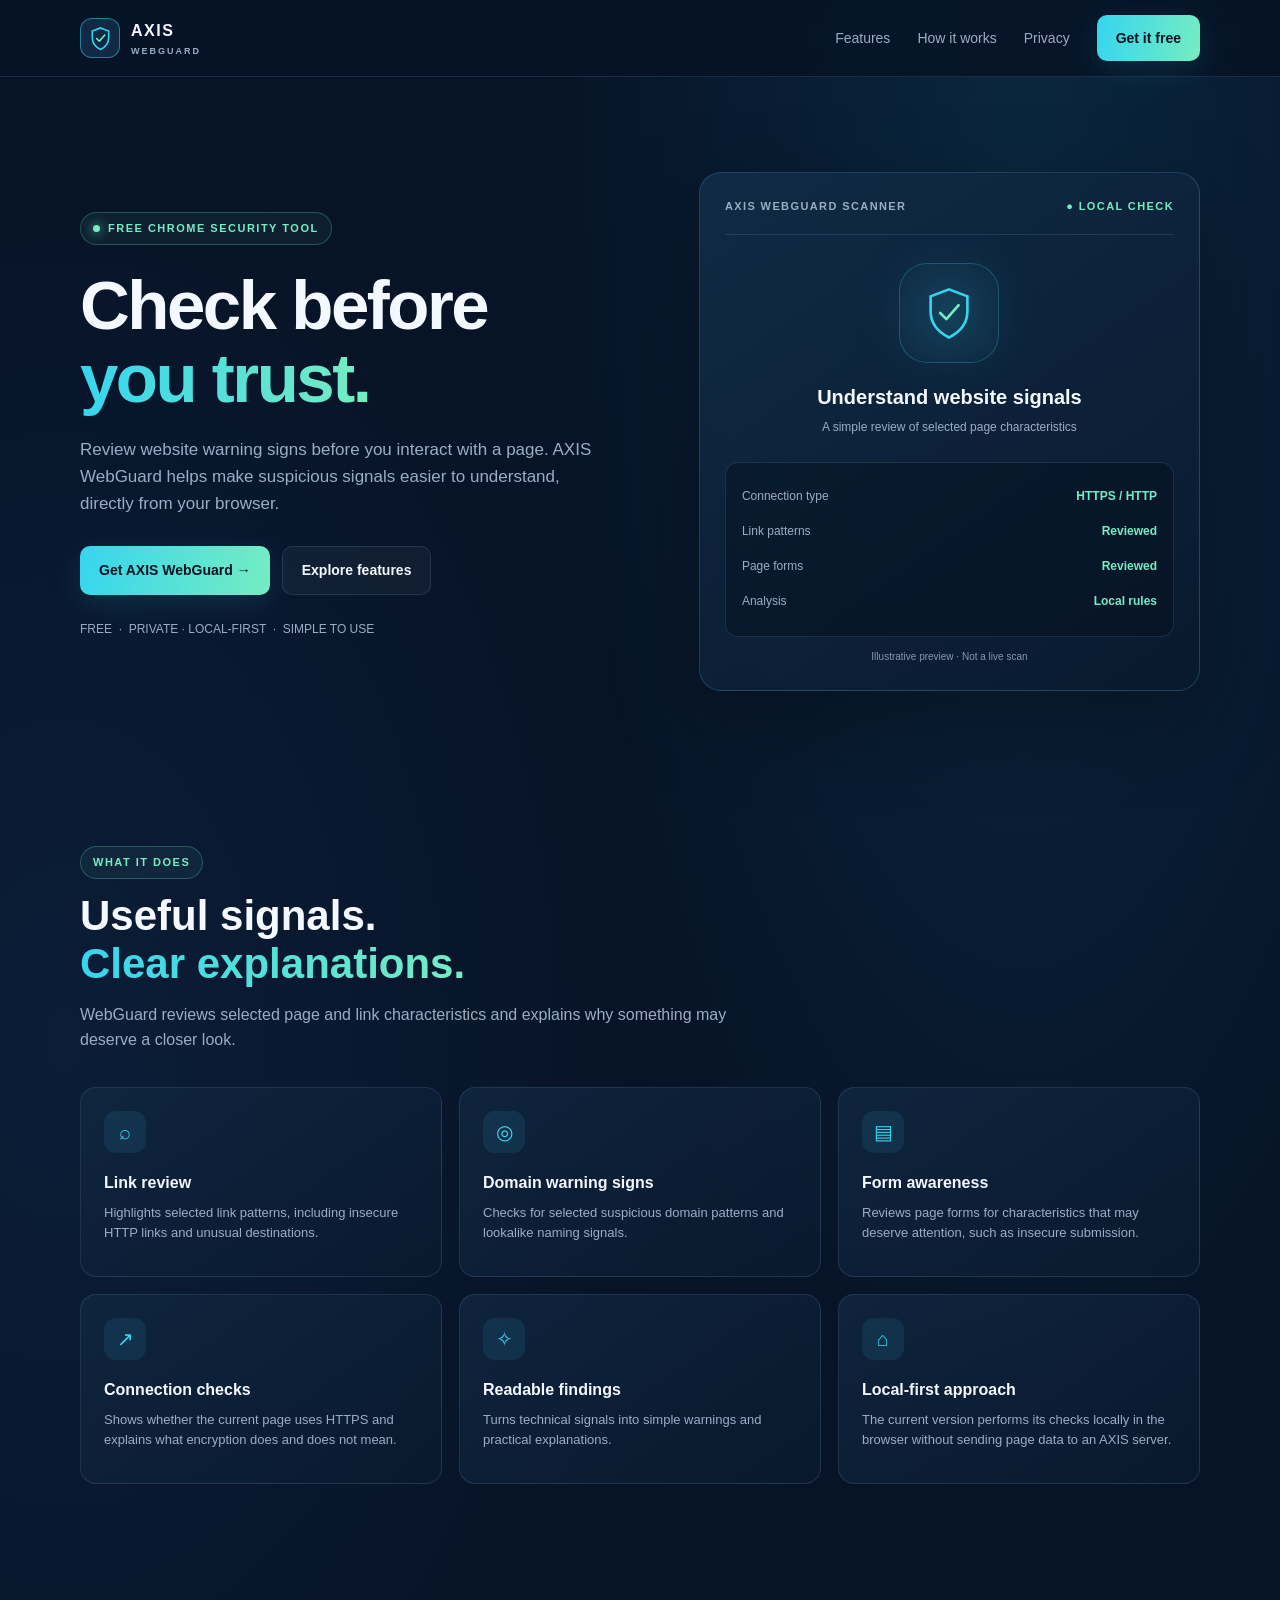
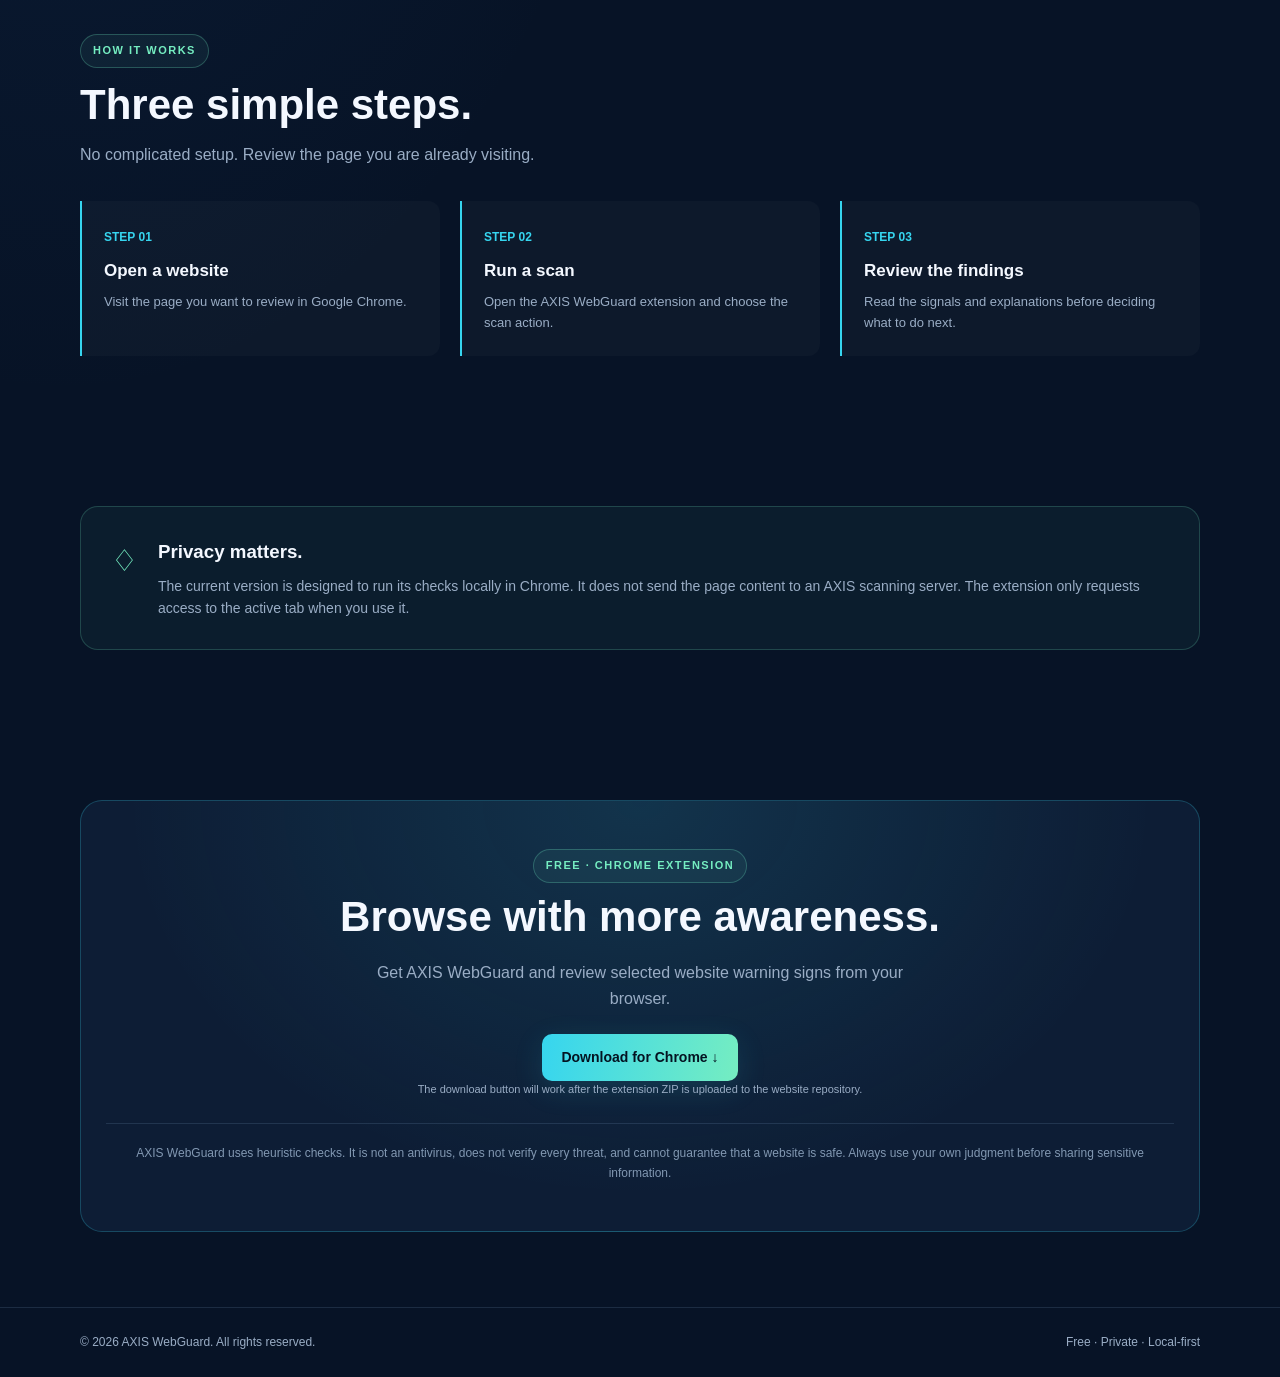
<file: index.html>
<!DOCTYPE html>
<html lang="en">
<head>
  <meta charset="UTF-8">
  <meta name="viewport" content="width=device-width, initial-scale=1.0">
  <meta name="theme-color" content="#071326">
  <meta name="description" content="AXIS WebGuard is a free, privacy-first Chrome extension that helps you review website warning signs before you interact with a page.">
  <title>AXIS WebGuard — Browse Safe. Stay Aware.</title>

  <style>
    :root {
      --bg: #071326;
      --panel: #0d1d35;
      --panel2: #102541;
      --cyan: #36d5ef;
      --green: #75edc1;
      --text: #f4f8ff;
      --muted: #9aadc5;
      --border: rgba(150,190,225,.15);
    }

    * { box-sizing: border-box; }
    html { scroll-behavior: smooth; }
    body {
      margin: 0;
      color: var(--text);
      background:
        radial-gradient(ellipse at 80% 5%, rgba(25,139,190,.16), transparent 34%),
        radial-gradient(ellipse at 5% 35%, rgba(35,90,160,.14), transparent 35%),
        var(--bg);
      font-family: Arial, Helvetica, sans-serif;
      line-height: 1.6;
    }

    a { color: inherit; text-decoration: none; }
    .container { width: min(1120px, 90%); margin: auto; }

    header {
      position: sticky;
      top: 0;
      z-index: 10;
      background: rgba(7,19,38,.9);
      backdrop-filter: blur(14px);
      border-bottom: 1px solid var(--border);
    }

    .nav {
      min-height: 76px;
      display: flex;
      align-items: center;
      justify-content: space-between;
      gap: 20px;
    }

    .brand {
      display: flex;
      align-items: center;
      gap: 11px;
      font-weight: 800;
      letter-spacing: 1.5px;
    }

    .brand-mark {
      width: 40px;
      height: 40px;
      display: grid;
      place-items: center;
      border: 1px solid rgba(54,213,239,.5);
      border-radius: 12px;
      background: #102a45;
      color: var(--cyan);
    }

    .brand-mark svg { width: 25px; height: 25px; }
    .brand small {
      display: block;
      color: var(--muted);
      font-size: 9px;
      letter-spacing: 2px;
      font-weight: 600;
    }

    .nav-links {
      display: flex;
      align-items: center;
      gap: 27px;
      color: var(--muted);
      font-size: 14px;
    }

    .nav-links a:hover { color: var(--cyan); }

    .button {
      display: inline-flex;
      justify-content: center;
      align-items: center;
      gap: 9px;
      padding: 12px 19px;
      border-radius: 10px;
      font-weight: 700;
      font-size: 14px;
      transition: .2s ease;
      border: 1px solid var(--border);
    }

    .button-primary {
      color: #041321;
      background: linear-gradient(100deg, var(--cyan), var(--green));
      border: 0;
      box-shadow: 0 8px 30px rgba(54,213,239,.13);
    }

    .button:hover { transform: translateY(-2px); }
    .button-secondary { background: rgba(255,255,255,.04); }

    .hero {
      padding: 95px 0 80px;
      display: grid;
      grid-template-columns: 1.05fr .95fr;
      align-items: center;
      gap: 65px;
    }

    .eyebrow {
      display: inline-flex;
      align-items: center;
      gap: 8px;
      color: var(--green);
      border: 1px solid rgba(117,237,193,.25);
      background: rgba(117,237,193,.06);
      border-radius: 30px;
      padding: 7px 12px;
      font-size: 11px;
      font-weight: 800;
      letter-spacing: 1.5px;
    }

    .dot {
      width: 7px;
      height: 7px;
      background: var(--green);
      border-radius: 50%;
      box-shadow: 0 0 12px var(--green);
    }

    h1 {
      font-size: clamp(42px, 6vw, 69px);
      line-height: 1.06;
      letter-spacing: -2.5px;
      margin: 24px 0 20px;
    }

    .gradient-text {
      background: linear-gradient(90deg, var(--cyan), var(--green));
      color: transparent;
      background-clip: text;
      -webkit-background-clip: text;
    }

    .hero-copy {
      color: var(--muted);
      font-size: 17px;
      max-width: 530px;
      margin-bottom: 29px;
    }

    .hero-actions { display: flex; flex-wrap: wrap; gap: 12px; }

    .trust-line {
      margin-top: 25px;
      color: var(--muted);
      font-size: 12px;
    }

    .scanner {
      position: relative;
      padding: 25px;
      border: 1px solid rgba(93,183,220,.23);
      border-radius: 22px;
      background: linear-gradient(145deg, rgba(17,43,70,.96), rgba(9,25,46,.97));
      box-shadow: 0 28px 90px rgba(0,0,0,.3);
    }

    .scanner-top {
      display: flex;
      justify-content: space-between;
      align-items: center;
      padding-bottom: 18px;
      border-bottom: 1px solid var(--border);
      color: var(--muted);
      font-size: 11px;
      letter-spacing: 1.4px;
      font-weight: 700;
    }

    .live { color: var(--green); }
    .shield {
      width: 100px;
      height: 100px;
      display: grid;
      place-items: center;
      margin: 28px auto 18px;
      border-radius: 28px;
      color: var(--cyan);
      background: radial-gradient(circle, rgba(54,213,239,.17), rgba(54,213,239,.025));
      border: 1px solid rgba(54,213,239,.25);
      box-shadow: 0 0 50px rgba(54,213,239,.08);
    }

    .shield svg { width: 56px; height: 56px; }
    .scanner h3 { text-align: center; margin: 0 0 5px; font-size: 20px; }
    .scanner-sub { text-align: center; color: var(--muted); font-size: 12px; }

    .fake-result {
      margin-top: 25px;
      padding: 16px;
      border: 1px solid var(--border);
      border-radius: 13px;
      background: rgba(3,13,27,.4);
    }

    .result-row {
      display: flex;
      justify-content: space-between;
      gap: 12px;
      padding: 8px 0;
      font-size: 12px;
    }

    .result-row span:first-child { color: var(--muted); }
    .result-row span:last-child { color: var(--green); font-weight: 700; }

    .demo-note {
      margin: 12px 0 0;
      color: #8298b2;
      text-align: center;
      font-size: 10px;
    }

    section { padding: 75px 0; }
    .section-heading { max-width: 680px; margin-bottom: 34px; }
    .section-heading h2 {
      font-size: clamp(29px, 4vw, 42px);
      line-height: 1.15;
      margin: 13px 0;
    }

    .section-heading p { color: var(--muted); margin: 0; }

    .features {
      display: grid;
      grid-template-columns: repeat(3, 1fr);
      gap: 17px;
    }

    .feature {
      padding: 23px;
      min-height: 190px;
      border: 1px solid var(--border);
      border-radius: 16px;
      background: linear-gradient(145deg, rgba(17,39,65,.82), rgba(10,26,47,.82));
    }

    .feature-icon {
      width: 42px;
      height: 42px;
      display: grid;
      place-items: center;
      border-radius: 12px;
      color: var(--cyan);
      background: rgba(54,213,239,.09);
      font-size: 20px;
    }

    .feature h3 { margin: 17px 0 7px; font-size: 16px; }
    .feature p { margin: 0; color: var(--muted); font-size: 13px; }

    .steps {
      display: grid;
      grid-template-columns: repeat(3, 1fr);
      gap: 20px;
    }

    .step {
      padding: 22px;
      border-left: 2px solid var(--cyan);
      background: rgba(255,255,255,.025);
      border-radius: 0 12px 12px 0;
    }

    .step-number { color: var(--cyan); font-weight: 800; font-size: 12px; }
    .step h3 { margin: 8px 0; font-size: 17px; }
    .step p { color: var(--muted); font-size: 13px; margin: 0; }

    .privacy-box {
      padding: 30px;
      display: grid;
      grid-template-columns: auto 1fr;
      gap: 20px;
      align-items: start;
      border: 1px solid rgba(117,237,193,.2);
      background: rgba(117,237,193,.045);
      border-radius: 18px;
    }

    .privacy-symbol {
      color: var(--green);
      font-size: 30px;
    }

    .privacy-box h3 { margin: 0 0 8px; }
    .privacy-box p { color: var(--muted); margin: 0; font-size: 14px; }

    .download-panel {
      text-align: center;
      padding: 48px 25px;
      border: 1px solid rgba(54,213,239,.24);
      border-radius: 22px;
      background: radial-gradient(ellipse at top, rgba(54,213,239,.12), transparent 65%), var(--panel);
    }

    .download-panel h2 { font-size: clamp(29px, 4vw, 42px); margin: 0 0 10px; }
    .download-panel p { color: var(--muted); max-width: 570px; margin: 0 auto 23px; }
    .download-note { margin-top: 14px; font-size: 11px; color: #8298b2; }

    .disclaimer {
      color: #8298b2;
      font-size: 12px;
      border-top: 1px solid var(--border);
      margin-top: 25px;
      padding-top: 20px;
    }

    footer {
      border-top: 1px solid var(--border);
      padding: 25px 0;
      color: var(--muted);
      font-size: 12px;
    }

    .footer-inner {
      display: flex;
      justify-content: space-between;
      flex-wrap: wrap;
      gap: 15px;
    }

    @media (max-width: 800px) {
      .hero { grid-template-columns: 1fr; padding-top: 65px; gap: 40px; }
      .features, .steps { grid-template-columns: 1fr 1fr; }
      .nav-links { gap: 13px; }
    }

    @media (max-width: 560px) {
      .nav { min-height: 65px; }
      .nav-links a:not(.button) { display: none; }
      .features, .steps { grid-template-columns: 1fr; }
      .hero { padding: 55px 0; }
      .scanner { padding: 18px; }
      .privacy-box { grid-template-columns: 1fr; }
    }
  </style>
</head>

<body>
  <header>
    <div class="container nav">
      <a class="brand" href="#">
        <span class="brand-mark">
          <svg viewBox="0 0 64 64" fill="none" aria-hidden="true">
            <path d="M32 5 53 13v17c0 14-9 24-21 30C20 54 11 44 11 30V13L32 5Z"
              stroke="currentColor" stroke-width="4"/>
            <path d="m22 32 7 7 14-16" stroke="#75edc1"
              stroke-width="4" stroke-linecap="round" stroke-linejoin="round"/>
          </svg>
        </span>
        <span>AXIS <small>WEBGUARD</small></span>
      </a>

      <nav class="nav-links">
        <a href="#features">Features</a>
        <a href="#how">How it works</a>
        <a href="#privacy">Privacy</a>
        <a class="button button-primary" href="#download">Get it free</a>
      </nav>
    </div>
  </header>

  <main>
    <section class="container hero">
      <div>
        <span class="eyebrow"><span class="dot"></span> FREE CHROME SECURITY TOOL</span>

        <h1>Check before<br><span class="gradient-text">you trust.</span></h1>

        <p class="hero-copy">
          Review website warning signs before you interact with a page.
          AXIS WebGuard helps make suspicious signals easier to understand,
          directly from your browser.
        </p>

        <div class="hero-actions">
          <a class="button button-primary" href="#download">Get AXIS WebGuard →</a>
          <a class="button button-secondary" href="#features">Explore features</a>
        </div>

        <p class="trust-line">FREE &nbsp;·&nbsp; PRIVATE · LOCAL-FIRST &nbsp;·&nbsp; SIMPLE TO USE</p>
      </div>

      <div class="scanner">
        <div class="scanner-top">
          <span>AXIS WEBGUARD SCANNER</span>
          <span class="live">● LOCAL CHECK</span>
        </div>

        <div class="shield">
          <svg viewBox="0 0 64 64" fill="none" aria-hidden="true">
            <path d="M32 5 53 13v17c0 14-9 24-21 30C20 54 11 44 11 30V13L32 5Z"
              stroke="currentColor" stroke-width="3"/>
            <path d="m22 32 7 7 14-16" stroke="#75edc1"
              stroke-width="3" stroke-linecap="round" stroke-linejoin="round"/>
          </svg>
        </div>

        <h3>Understand website signals</h3>
        <div class="scanner-sub">A simple review of selected page characteristics</div>

        <div class="fake-result">
          <div class="result-row"><span>Connection type</span><span>HTTPS / HTTP</span></div>
          <div class="result-row"><span>Link patterns</span><span>Reviewed</span></div>
          <div class="result-row"><span>Page forms</span><span>Reviewed</span></div>
          <div class="result-row"><span>Analysis</span><span>Local rules</span></div>
        </div>
        <p class="demo-note">Illustrative preview · Not a live scan</p>
      </div>
    </section>

    <section id="features" class="container">
      <div class="section-heading">
        <span class="eyebrow">WHAT IT DOES</span>
        <h2>Useful signals.<br><span class="gradient-text">Clear explanations.</span></h2>
        <p>
          WebGuard reviews selected page and link characteristics
          and explains why something may deserve a closer look.
        </p>
      </div>

      <div class="features">
        <article class="feature">
          <div class="feature-icon">⌕</div>
          <h3>Link review</h3>
          <p>Highlights selected link patterns, including insecure HTTP links and unusual destinations.</p>
        </article>

        <article class="feature">
          <div class="feature-icon">◎</div>
          <h3>Domain warning signs</h3>
          <p>Checks for selected suspicious domain patterns and lookalike naming signals.</p>
        </article>

        <article class="feature">
          <div class="feature-icon">▤</div>
          <h3>Form awareness</h3>
          <p>Reviews page forms for characteristics that may deserve attention, such as insecure submission.</p>
        </article>

        <article class="feature">
          <div class="feature-icon">↗</div>
          <h3>Connection checks</h3>
          <p>Shows whether the current page uses HTTPS and explains what encryption does and does not mean.</p>
        </article>

        <article class="feature">
          <div class="feature-icon">✧</div>
          <h3>Readable findings</h3>
          <p>Turns technical signals into simple warnings and practical explanations.</p>
        </article>

        <article class="feature">
          <div class="feature-icon">⌂</div>
          <h3>Local-first approach</h3>
          <p>The current version performs its checks locally in the browser without sending page data to an AXIS server.</p>
        </article>
      </div>
    </section>

    <section id="how" class="container">
      <div class="section-heading">
        <span class="eyebrow">HOW IT WORKS</span>
        <h2>Three simple steps.</h2>
        <p>No complicated setup. Review the page you are already visiting.</p>
      </div>

      <div class="steps">
        <article class="step">
          <span class="step-number">STEP 01</span>
          <h3>Open a website</h3>
          <p>Visit the page you want to review in Google Chrome.</p>
        </article>

        <article class="step">
          <span class="step-number">STEP 02</span>
          <h3>Run a scan</h3>
          <p>Open the AXIS WebGuard extension and choose the scan action.</p>
        </article>

        <article class="step">
          <span class="step-number">STEP 03</span>
          <h3>Review the findings</h3>
          <p>Read the signals and explanations before deciding what to do next.</p>
        </article>
      </div>
    </section>

    <section id="privacy" class="container">
      <div class="privacy-box">
        <div class="privacy-symbol">♢</div>
        <div>
          <h3>Privacy matters.</h3>
          <p>
            The current version is designed to run its checks locally in Chrome.
            It does not send the page content to an AXIS scanning server.
            The extension only requests access to the active tab when you use it.
          </p>
        </div>
      </div>
    </section>

    <section id="download" class="container">
      <div class="download-panel">
        <span class="eyebrow">FREE · CHROME EXTENSION</span>
        <h2>Browse with more awareness.</h2>
        <p>
          Get AXIS WebGuard and review selected website warning signs
          from your browser.
        </p>

        <a class="button button-primary"
           href="./downloads/AXIS_WebGuard_v1.0.0.zip"
           download>
          Download for Chrome ↓
        </a>

        <p class="download-note">
          The download button will work after the extension ZIP is uploaded
          to the website repository.
        </p>

        <div class="disclaimer">
          AXIS WebGuard uses heuristic checks. It is not an antivirus,
          does not verify every threat, and cannot guarantee that a website is safe.
          Always use your own judgment before sharing sensitive information.
        </div>
      </div>
    </section>
  </main>

  <footer>
    <div class="container footer-inner">
      <span>© <span id="year"></span> AXIS WebGuard. All rights reserved.</span>
      <span>Free · Private · Local-first</span>
    </div>
  </footer>

  <script>
    document.getElementById("year").textContent = new Date().getFullYear();
  </script>
</body>
</html>
</file>
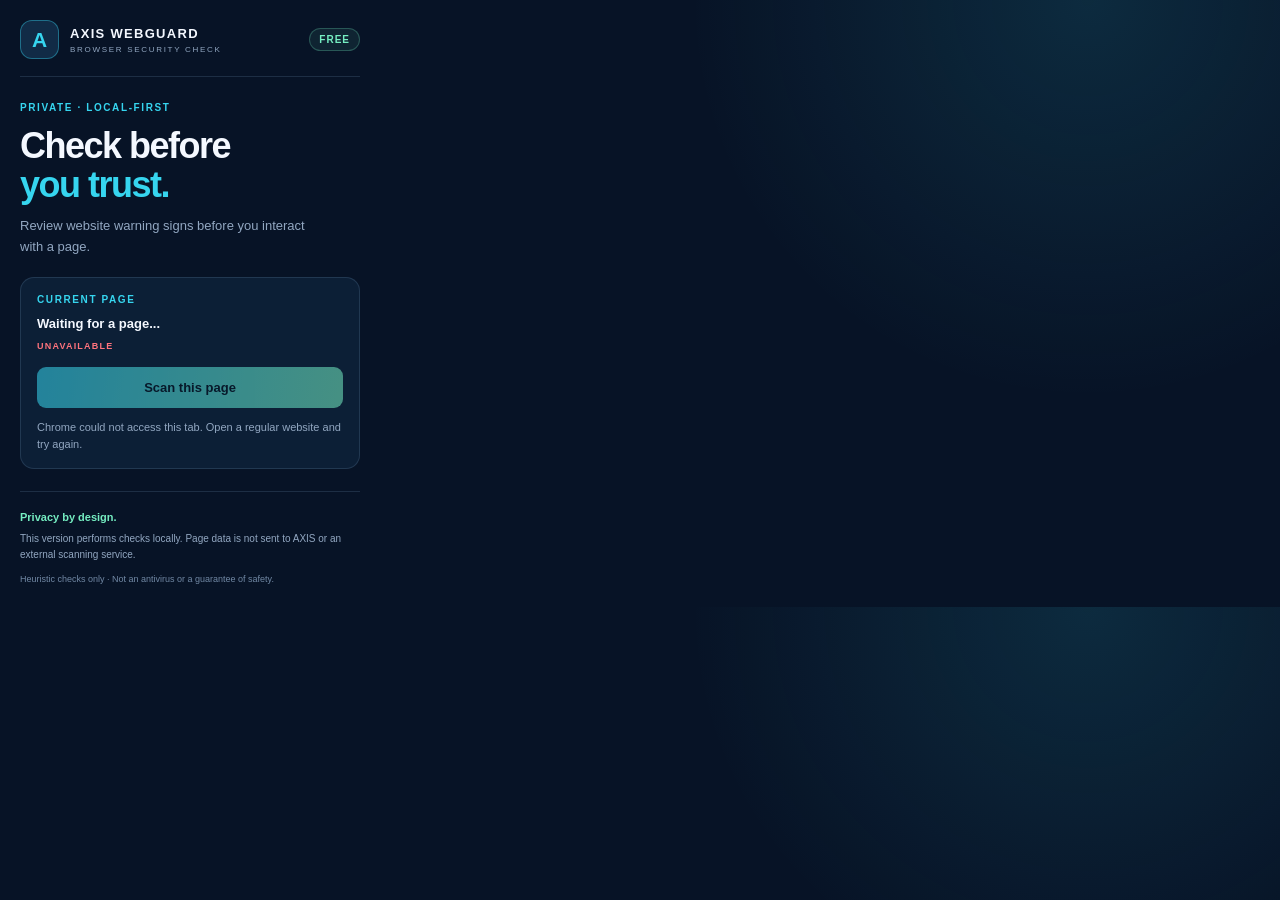
<file: extension/extension/popup.html>
<!DOCTYPE html>
<html lang="en">
<head>
  <meta charset="UTF-8">
  <meta name="viewport" content="width=device-width, initial-scale=1.0">
  <title>AXIS WebGuard</title>
  <link rel="stylesheet" href="popup.css">
</head>
<body>
  <main class="app">
    <header class="header">
      <div class="brand">
        <div class="logo">A</div>
        <div>
          <div class="brand-name">AXIS WEBGUARD</div>
          <div class="brand-sub">BROWSER SECURITY CHECK</div>
        </div>
      </div>
      <span class="free-badge">FREE</span>
    </header>

    <section class="intro">
      <div class="eyebrow">PRIVATE · LOCAL-FIRST</div>
      <h1>Check before<br><span>you trust.</span></h1>
      <p>Review website warning signs before you interact with a page.</p>
    </section>

    <section class="page-card">
      <div class="section-label">CURRENT PAGE</div>
      <div id="pageUrl" class="page-url">Waiting for a page...</div>
      <div id="status" class="status">READY TO SCAN</div>
      <button id="scanButton" class="scan-button">Scan this page</button>
      <p id="message" class="message">Open a regular website in this tab, then scan it.</p>
    </section>

    <section id="results" class="results" hidden>
      <div class="result-heading">
        <div>
          <div class="section-label">SCAN OVERVIEW</div>
          <h2>Page assessment</h2>
        </div>
        <div id="scanTime" class="scan-time"></div>
      </div>

      <div class="score-card">
        <div>
          <div class="section-label">RISK INDICATOR</div>
          <div class="score-line">
            <span id="scoreValue">--</span>
            <small>/ 100</small>
          </div>
          <p id="scoreLabel">Reviewing signals</p>
        </div>
        <div id="scoreBadge" class="score-badge">●</div>
      </div>

      <div class="stats">
        <div class="stat"><span>CONNECTION</span><strong id="connection">--</strong></div>
        <div class="stat"><span>LINKS</span><strong id="linksCount">--</strong></div>
        <div class="stat"><span>FORMS</span><strong id="formsCount">--</strong></div>
      </div>

      <div class="findings">
        <h3>What we noticed</h3>
        <div id="findingsList"></div>
      </div>
    </section>

    <footer>
      <strong>Privacy by design.</strong>
      <p>This version performs checks locally. Page data is not sent to AXIS or an external scanning service.</p>
      <small>Heuristic checks only · Not an antivirus or a guarantee of safety.</small>
    </footer>
  </main>
  <script src="popup.js"></script>
</body>
</html>
</file>
<file: extension/extension/popup.css>
:root {
  --bg: #071326;
  --panel: #0d1c32;
  --panel-light: #122844;
  --cyan: #36d5ef;
  --green: #75edc1;
  --red: #ff737d;
  --yellow: #ffd27a;
  --text: #f4f8ff;
  --muted: #92a7c1;
  --border: rgba(145, 185, 220, 0.16);
}

* {
  box-sizing: border-box;
}

body {
  margin: 0;
  width: 380px;
  min-height: 500px;
  background:
    radial-gradient(circle at 85% 0%, rgba(54, 213, 239, 0.12), transparent 32%),
    var(--bg);
  color: var(--text);
  font-family: Arial, Helvetica, sans-serif;
}

.app {
  padding: 20px;
}

.header {
  display: flex;
  align-items: center;
  justify-content: space-between;
  padding-bottom: 17px;
  border-bottom: 1px solid var(--border);
}

.brand {
  display: flex;
  align-items: center;
  gap: 11px;
}

.logo {
  width: 39px;
  height: 39px;
  display: grid;
  place-items: center;
  color: var(--cyan);
  background: #112b46;
  border: 1px solid rgba(54, 213, 239, 0.4);
  border-radius: 12px;
  font-size: 21px;
  font-weight: 900;
}

.brand-name {
  font-size: 13px;
  font-weight: 900;
  letter-spacing: 1.3px;
}

.brand-sub {
  margin-top: 4px;
  color: var(--muted);
  font-size: 8px;
  letter-spacing: 1.7px;
}

.free-badge {
  padding: 5px 9px;
  color: var(--green);
  background: rgba(117, 237, 193, 0.08);
  border: 1px solid rgba(117, 237, 193, 0.25);
  border-radius: 20px;
  font-size: 10px;
  font-weight: 800;
  letter-spacing: 1px;
}

.intro {
  padding: 25px 0 20px;
}

.eyebrow,
.section-label {
  color: var(--cyan);
  font-size: 10px;
  font-weight: 800;
  letter-spacing: 1.6px;
}

h1 {
  margin: 14px 0 11px;
  font-size: 36px;
  line-height: 1.08;
  letter-spacing: -1.5px;
}

h1 span {
  color: var(--cyan);
}

.intro p {
  margin: 0;
  max-width: 310px;
  color: var(--muted);
  font-size: 13px;
  line-height: 1.6;
}

.page-card {
  padding: 16px;
  background: rgba(16, 37, 62, 0.72);
  border: 1px solid var(--border);
  border-radius: 14px;
}

.page-url {
  margin-top: 11px;
  color: var(--text);
  font-size: 13px;
  font-weight: 700;
  overflow-wrap: anywhere;
}

.status {
  display: inline-block;
  margin-top: 10px;
  color: var(--green);
  font-size: 9px;
  font-weight: 800;
  letter-spacing: 1.2px;
}

.status.error {
  color: var(--red);
}

.status.scanning {
  color: var(--yellow);
}

.scan-button {
  width: 100%;
  margin-top: 14px;
  padding: 13px;
  border: 0;
  border-radius: 9px;
  color: #041421;
  background: linear-gradient(100deg, var(--cyan), var(--green));
  font-size: 13px;
  font-weight: 900;
  cursor: pointer;
  transition: transform 0.2s, opacity 0.2s;
}

.scan-button:hover {
  transform: translateY(-1px);
}

.scan-button:disabled {
  opacity: 0.55;
  cursor: not-allowed;
  transform: none;
}

.message {
  margin: 11px 0 0;
  color: var(--muted);
  font-size: 11px;
  line-height: 1.5;
}

.results {
  margin-top: 22px;
}

.result-heading {
  display: flex;
  align-items: center;
  justify-content: space-between;
  gap: 10px;
}

.result-heading h2 {
  margin: 7px 0 0;
  font-size: 19px;
}

.scan-time {
  color: var(--muted);
  font-size: 10px;
}

.score-card {
  display: flex;
  justify-content: space-between;
  align-items: center;
  margin-top: 14px;
  padding: 17px;
  background: var(--panel);
  border: 1px solid var(--border);
  border-radius: 13px;
}

.score-line {
  display: flex;
  align-items: baseline;
  gap: 5px;
  margin-top: 5px;
}

.score-line span {
  color: var(--green);
  font-size: 36px;
  font-weight: 900;
}

.score-line small {
  color: var(--muted);
  font-size: 12px;
}

#scoreLabel {
  margin: 3px 0 0;
  color: var(--muted);
  font-size: 11px;
}

.score-badge {
  display: grid;
  place-items: center;
  width: 45px;
  height: 45px;
  color: var(--green);
  background: rgba(117, 237, 193, 0.1);
  border: 1px solid rgba(117, 237, 193, 0.25);
  border-radius: 50%;
  font-size: 21px;
}

.score-badge.warning {
  color: var(--yellow);
  background: rgba(255, 210, 122, 0.1);
  border-color: rgba(255, 210, 122, 0.25);
}

.score-badge.danger {
  color: var(--red);
  background: rgba(255, 115, 125, 0.1);
  border-color: rgba(255, 115, 125, 0.25);
}

.stats {
  display: grid;
  grid-template-columns: repeat(3, 1fr);
  gap: 8px;
  margin-top: 10px;
}

.stat {
  min-width: 0;
  padding: 12px 9px;
  background: var(--panel);
  border: 1px solid var(--border);
  border-radius: 10px;
}

.stat span {
  display: block;
  color: var(--muted);
  font-size: 8px;
  letter-spacing: 0.8px;
}

.stat strong {
  display: block;
  margin-top: 7px;
  color: var(--text);
  font-size: 16px;
  overflow-wrap: anywhere;
}

.findings {
  margin-top: 20px;
}

.findings h3 {
  margin: 0 0 12px;
  font-size: 14px;
}

.finding {
  margin-bottom: 9px;
  padding: 12px;
  background: var(--panel);
  border: 1px solid var(--border);
  border-radius: 10px;
}

.finding-title {
  display: flex;
  align-items: center;
  gap: 8px;
  font-size: 11px;
  font-weight: 800;
}

.finding p {
  margin: 7px 0 0;
  color: var(--muted);
  font-size: 10px;
  line-height: 1.5;
}

.finding.warning {
  border-color: rgba(255, 210, 122, 0.25);
}

.finding.danger {
  border-color: rgba(255, 115, 125, 0.25);
}

.finding.info {
  border-color: rgba(54, 213, 239, 0.2);
}

footer {
  margin-top: 22px;
  padding-top: 15px;
  border-top: 1px solid var(--border);
}

footer strong {
  color: var(--green);
  font-size: 11px;
}

footer p {
  margin: 6px 0;
  color: var(--muted);
  font-size: 10px;
  line-height: 1.6;
}

footer small {
  display: block;
  margin-top: 10px;
  color: #7188a4;
  font-size: 9px;
  line-height: 1.5;
}
</file>
